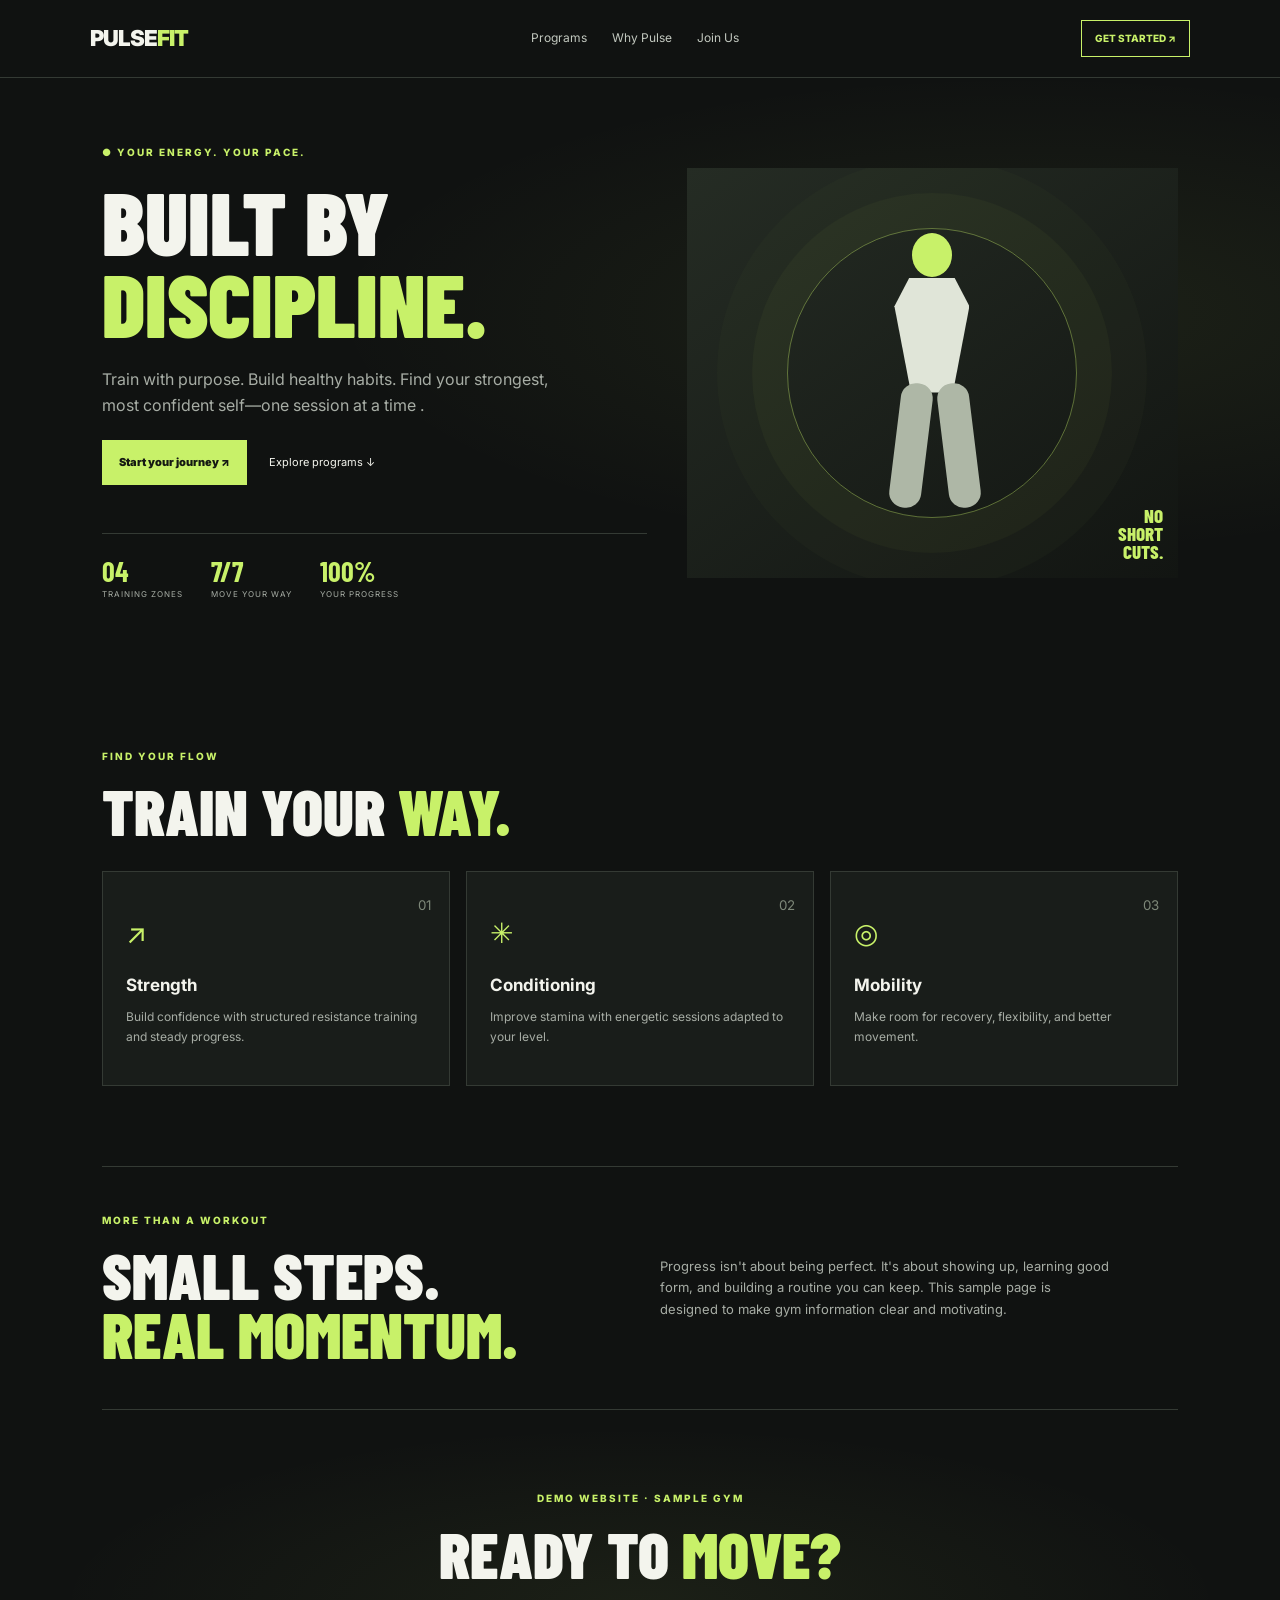
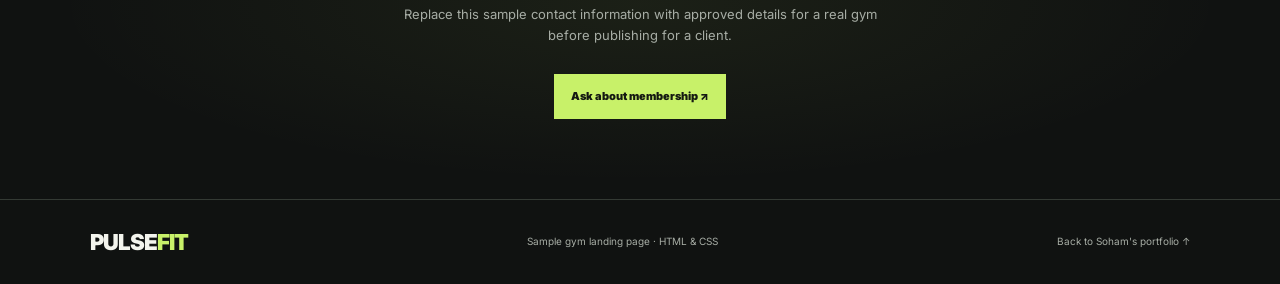
<file: porject/gym/index.html>
<!DOCTYPE html><html lang="en"><head><meta charset="UTF-8"><meta name="viewport" content="width=device-width, initial-scale=1.0"><title>Pulse Fit | Gym Demo</title><link rel="stylesheet" href="style.css"></head><body>
<header><a class="logo" href="#home">PULSE<span>FIT</span></a><nav><a href="#programs">Programs</a><a href="#why">Why Pulse</a><a href="#join">Join Us</a></nav><a class="outline" href="#join">GET STARTED ↗</a></header>
<main><section class="hero" id="home"><div><p class="eyebrow">● YOUR ENERGY. YOUR PACE.</p><h1>BUILT BY<br><em>DISCIPLINE.</em></h1><p>Train with purpose. Build healthy habits. Find your strongest, most confident self—one session at a time
    .</p><div class="actions"><a class="button" href="#join">Start your journey ↗</a><a href="#programs">Explore programs ↓</a></div><div class="stats"><div><b>04</b><small>TRAINING ZONES</small>
</div><div><b>7/7</b><small>MOVE YOUR WAY</small></div><div><b>100%</b><small>YOUR PROGRESS</small></div></div></div><div class="art"><div class="ring"></div><div class="person"><i></i><b></b><span></span><strong></strong></div><div class="stamp">NO<br>SHORT<br>CUTS.</div></div></section>
<section class="programs" id="programs"><p class="eyebrow">FIND YOUR FLOW</p><h2>TRAIN YOUR <em>WAY.</em></h2><div class="cards"><article><small>01</small><div class="icon">↗</div><h3>Strength</h3><p>Build confidence with structured resistance training and steady progress.</p></article><article><small>02</small><div class="icon">✳</div><h3>Conditioning</h3><p
    >Improve stamina with energetic sessions adapted to your level.</p></article><article><small>03</small>
    <div class="icon">◎</div><h3>Mobility</h3><p>Make room for recovery, flexibility, and better movement.</p></article></div></section>
<section class="why" id="why"><div><p class="eyebrow">MORE THAN A WORKOUT</p><h2>SMALL STEPS.<br><em>REAL MOMENTUM.</em></h2></div><p>Progress isn't about being perfect. It's about showing up, learning good form, and building a routine you can keep. This sample page is designed to make gym information clear and motivating.</p></section>
<section class="join" id="join"><p class="eyebrow">DEMO WEBSITE · SAMPLE GYM</p><h2>READY TO <em>MOVE?</em></h2><p>Replace this sample contact information with approved details for a real gym before publishing for a client.</p><a class="button" href="mailto:hello@example.com">Ask about membership ↗</a></section></main><footer><a class="logo" href="#home">PULSE<span>FIT</span></a><span>Sample gym landing page · HTML & CSS</span><a href="../../index.html">Back to Soham's portfolio ↑</a></footer></body></html>
</file>
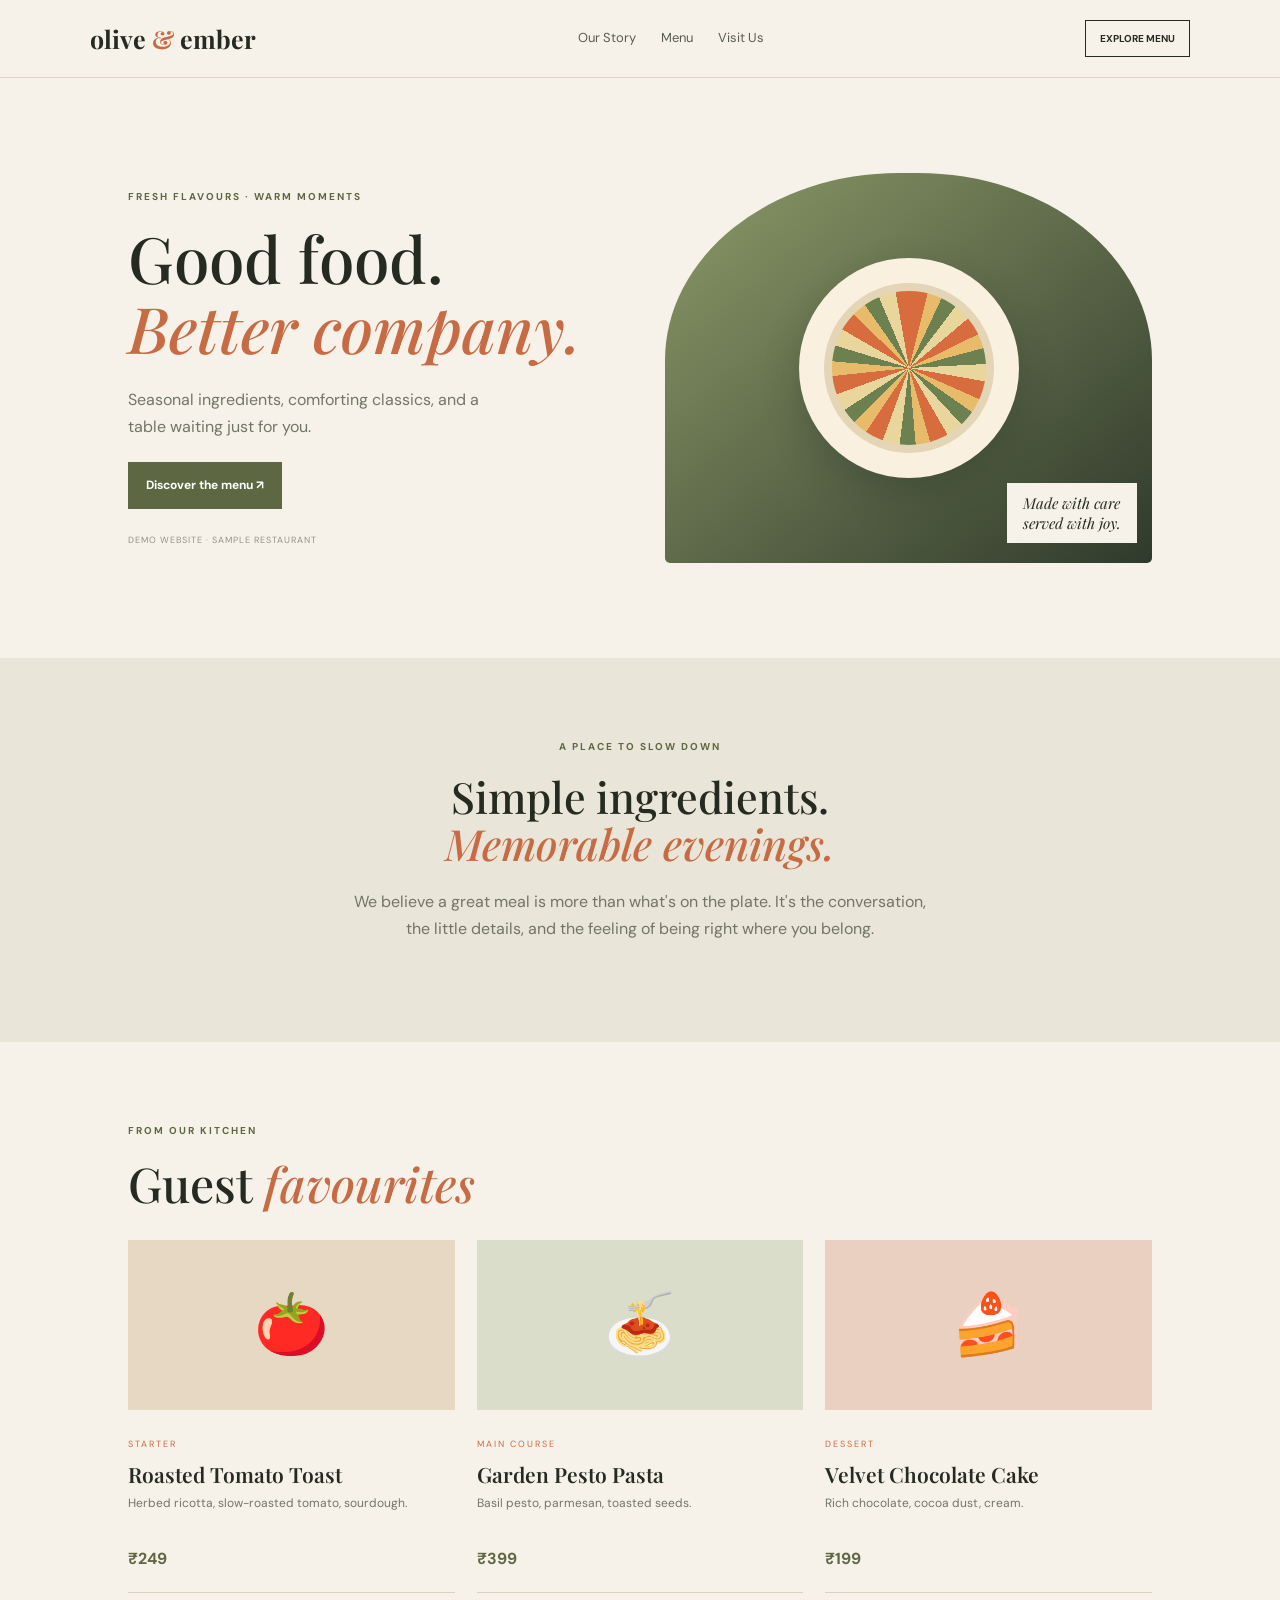
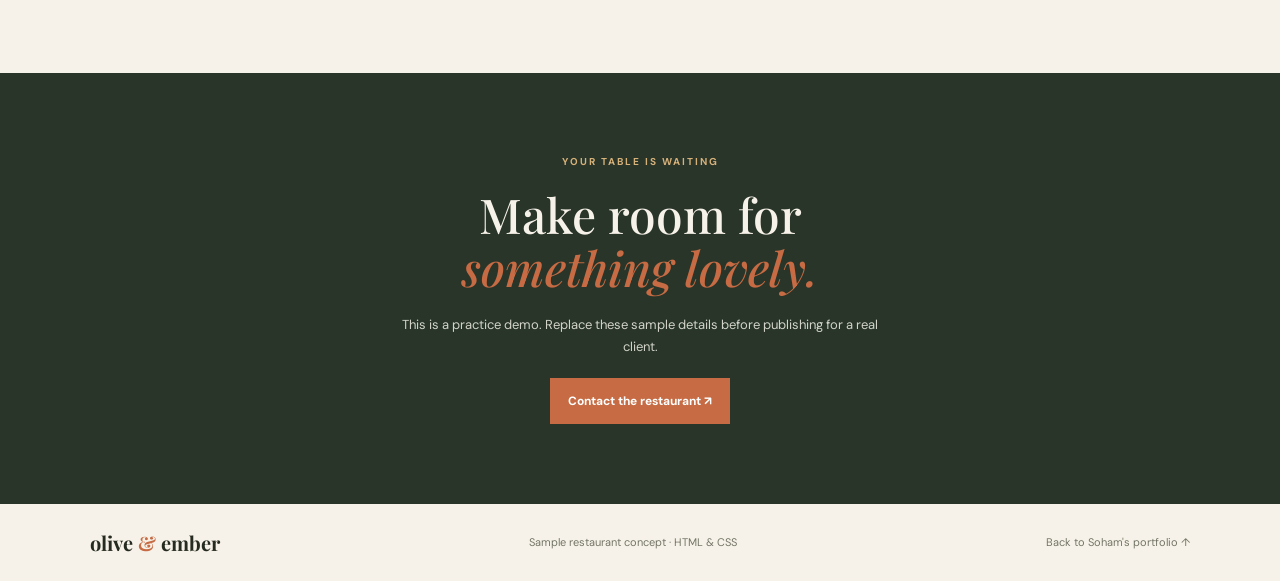
<file: project/Restaurant/index.html>
<!DOCTYPE html><html lang="en"><head><meta charset="UTF-8"><meta name="viewport" content="width=device-width, initial-scale=1.0"><title>Olive & Ember | Restaurant Demo</title><link rel="stylesheet" href="style.css"></head><body>
<header><a class="brand" href="#home">olive <span>&</span> ember</a><nav><a href="#story">Our Story</a><a href="#menu">Menu</a><a href="#visit">Visit Us</a></nav><a class="outline" href="#menu">EXPLORE MENU</a></header>
<main><section class="hero" id="home"><div><p class="eyebrow">FRESH FLAVOURS · WARM MOMENTS</p><h1>Good food.<br><em>Better company.</em></h1><p>Seasonal ingredients, comforting classics, and a table waiting just for you.</p><a class="button" href="#menu">Discover the menu ↗</a><small>DEMO WEBSITE · SAMPLE RESTAURANT</small></div><div class="art"><div class="plate"><div class="food"></div></div><div class="note">Made with care<br>served with joy.</div></div></section>
<section class="story" id="story"><p class="eyebrow">A PLACE TO SLOW DOWN</p><h2>Simple ingredients.<br><em>Memorable evenings.</em></h2><p>We believe a great meal is more than what's on the plate. It's the conversation, the little details, and the feeling of being right where you belong.</p></section>
<section class="menu" id="menu"><p class="eyebrow">FROM OUR KITCHEN</p><h2>Guest <em>favourites</em></h2><div class="dishes"><article><div class="dish d1">🍅</div><small>STARTER</small><h3>Roasted Tomato Toast</h3><p>Herbed ricotta, slow-roasted tomato, sourdough.</p><b>₹249</b></article><article><div class="dish d2">🍝</div><small>MAIN COURSE</small><h3>Garden Pesto Pasta</h3><p>Basil pesto, parmesan, toasted seeds.</p><b>₹399</b></article><article><div class="dish d3">🍰</div><small>DESSERT</small><h3>Velvet Chocolate Cake</h3><p>Rich chocolate, cocoa dust, cream.</p><b>₹199</b></article></div></section>
<section class="visit" id="visit"><p class="eyebrow">YOUR TABLE IS WAITING</p><h2>Make room for<br><em>something lovely.</em></h2><p>This is a practice demo. Replace these sample details before publishing for a real client.</p><a class="button" href="mailto:hello@example.com">Contact the restaurant ↗</a></section></main><footer><a class="brand" href="#home">olive <span>&</span> ember</a><span>Sample restaurant concept · HTML & CSS</span><a href="../../index.html">Back to Soham's portfolio ↑</a></footer></body></html>
</file>
<file: porject/gym/style.css>
@import url('https://fonts.googleapis.com/css2?family=Barlow+Condensed:wght@500;600;700;800;900&family=Inter:wght@400;500;700&display=swap');*{box-sizing:border-box;margin:0;padding:0}html{scroll-behavior:smooth}body{background:#101211;color:#f3f4ed;font-family:Inter,Arial,sans-serif;line-height:1.65}a{color:inherit;text-decoration:none}header{display:flex;align-items:center;justify-content:space-between;gap:20px;padding:20px 7%;border-bottom:1px solid #343a34}.logo{font-weight:900;font-size:22px;letter-spacing:-1px}.logo span{color:#c8f169}nav{display:flex;gap:25px}nav a{font-size:12px;color:#c2c8bf}.outline{border:1px solid #c8f169;color:#c8f169;padding:9px 13px;font-size:10px;font-weight:800}.hero{min-height:590px;padding:60px 8%;display:grid;grid-template-columns:1fr .9fr;gap:40px;align-items:center;background:radial-gradient(ellipse at 80% 40%,#c8f16912,transparent 48%)}.eyebrow{font-size:10px;font-weight:800;letter-spacing:2px;color:#c8f169;margin-bottom:18px}.hero h1,.programs h2,.why h2,.join h2{font:900 clamp(54px,7vw,90px)/.92 'Barlow Condensed',sans-serif}.hero h1 em,.programs em,.why em,.join em{font-style:normal;color:#c8f169}.hero>div:first-child>p:not(.eyebrow){max-width:450px;color:#a7ada5;margin:22px 0}.actions{display:flex;align-items:center;gap:22px;flex-wrap:wrap;font-size:11px}.button{display:inline-block;background:#c8f169;color:#151912;padding:13px 17px;font-size:11px;font-weight:900}.stats{display:flex;gap:28px;margin-top:48px;border-top:1px solid #343a34;padding-top:20px}.stats div{display:flex;flex-direction:column}.stats b{font:700 28px 'Barlow Condensed',sans-serif;color:#c8f169}.stats small{font-size:8px;letter-spacing:1px;color:#a7ada5}.art{height:410px;position:relative;background:linear-gradient(145deg,#252c24,#121512);display:grid;place-items:center;overflow:hidden}.ring{position:absolute;width:290px;height:290px;border:1px solid #c8f16966;border-radius:50%;box-shadow:0 0 0 35px #c8f16908,0 0 0 70px #c8f16905}.person{position:relative;width:170px;height:300px}.person i{position:absolute;top:10px;left:65px;width:40px;height:44px;border-radius:50%;background:#c8f169}.person b{position:absolute;top:55px;left:47px;width:75px;height:115px;background:#e0e5d8;clip-path:polygon(20% 0,80% 0,100% 25%,78% 100%,22% 100%,0 25%)}.person span,.person strong{position:absolute;top:160px;width:32px;height:125px;border-radius:15px;background:#aeb7a6}.person span{left:48px;transform:rotate(7deg)}.person strong{right:42px;transform:rotate(-7deg)}.stamp{position:absolute;right:15px;bottom:16px;color:#c8f169;font:800 19px/.95 'Barlow Condensed',sans-serif;text-align:right}.programs{padding:80px 8%}.programs h2,.why h2,.join h2{font-size:clamp(45px,5vw,65px)}.cards{display:grid;grid-template-columns:repeat(3,1fr);gap:16px;margin-top:30px}.cards article{background:#191d1a;border:1px solid #343a34;padding:23px;min-height:215px;position:relative}.cards article>small{position:absolute;right:18px;color:#7e8879}.icon{font-size:28px;color:#c8f169;margin:15px 0}.cards h3{font-size:17px}.cards p{font-size:12px;color:#a7ada5;margin-top:8px}.why{margin:0 8%;padding:45px 0;border-block:1px solid #343a34;display:grid;grid-template-columns:1fr 1fr;gap:40px;align-items:center}.why>p{color:#a7ada5;font-size:13px;max-width:450px}.join{text-align:center;padding:80px 20px;background:radial-gradient(ellipse at center,#c8f16910,transparent 65%)}.join>p:not(.eyebrow){max-width:500px;margin:20px auto;color:#a7ada5;font-size:13px}.join .button{margin-top:8px}footer{padding:24px 7%;display:flex;align-items:center;justify-content:space-between;gap:15px;flex-wrap:wrap;border-top:1px solid #343a34;color:#a7ada5;font-size:10px}footer .logo{color:#f3f4ed}@media(max-width:700px){header{flex-wrap:wrap}header nav{order:3;width:100%;gap:17px;flex-wrap:wrap}.hero{grid-template-columns:1fr;padding:50px 7%}.art{height:320px}.programs{padding:60px 7%}.cards{grid-template-columns:1fr}.why{margin:0 7%;grid-template-columns:1fr;gap:20px;padding:40px 0}.stats{gap:17px}footer{align-items:flex-start;flex-direction:column}}
</file>
<file: project/Restaurant/style.css>
@import url('https://fonts.googleapis.com/css2?family=DM+Sans:wght@400;500;700&family=Playfair+Display:ital,wght@0,500;0,600;1,500&display=swap');*{box-sizing:border-box;margin:0;padding:0}html{scroll-behavior:smooth}body{background:#f7f2e9;color:#252b20;font-family:'DM Sans',sans-serif;line-height:1.7}a{color:inherit;text-decoration:none}header{display:flex;align-items:center;justify-content:space-between;gap:20px;padding:20px 7%;border-bottom:1px solid #dcd6c9}.brand{font:700 25px 'Playfair Display',serif}.brand span{color:#c66b43}nav{display:flex;gap:25px}nav a{font-size:13px;color:#595d50}.outline{border:1px solid #252b20;padding:9px 14px;font-size:10px;font-weight:700}.hero{display:grid;grid-template-columns:1fr 1fr;gap:50px;align-items:center;padding:70px 10%;min-height:580px}.eyebrow{font-size:10px;font-weight:700;letter-spacing:2px;color:#5d6843;margin-bottom:18px}.hero h1,.story h2,.menu h2,.visit h2{font:500 clamp(40px,5vw,66px)/1.1 'Playfair Display',serif}.hero h1 em,.story em,.menu em,.visit em{color:#c66b43}.hero p:not(.eyebrow){color:#727566;margin:22px 0;max-width:390px}.button{display:inline-block;background:#5d6843;color:white;padding:13px 18px;font-size:12px;font-weight:700}.hero small{display:block;font-size:9px;letter-spacing:1px;color:#929184;margin-top:24px}.art{height:390px;background:linear-gradient(140deg,#8c9a68,#303a2c);border-radius:48% 48% 5px 5px;display:grid;place-items:center;position:relative;overflow:hidden}.plate{width:220px;height:220px;background:#f9f0df;border-radius:50%;display:grid;place-items:center;box-shadow:0 15px 35px #202b2540}.food{width:170px;height:170px;border-radius:50%;border:8px solid #e4d5b7;background:repeating-conic-gradient(#d76d3e 0 14deg,#e7bb6a 14deg 25deg,#6c8050 25deg 37deg,#e8d69c 37deg 50deg)}.note{position:absolute;right:15px;bottom:20px;background:#f7f2e9;padding:10px 16px;font:italic 15px 'Playfair Display',serif}.story{text-align:center;padding:80px 20px;background:#e9e5d8}.story h2{font-size:43px}.story>p:last-child{max-width:580px;margin:20px auto;color:#727566}.menu{padding:80px 10%}.menu h2{font-size:48px}.dishes{display:grid;grid-template-columns:repeat(3,1fr);gap:22px;margin-top:30px}.dishes article{border-bottom:1px solid #d9d2c4;padding-bottom:20px}.dish{height:170px;display:grid;place-items:center;font-size:60px;margin-bottom:18px}.d1{background:#e7d8c3}.d2{background:#d9ddc9}.d3{background:#e9d0c0}.dishes small{font-size:9px;letter-spacing:2px;color:#c66b43}.dishes h3{font:600 21px 'Playfair Display',serif;margin:5px 0}.dishes p{font-size:12px;color:#727566;min-height:42px}.dishes b{display:block;margin-top:10px;color:#5d6843}.visit{text-align:center;background:#293529;color:#f7f2e9;padding:80px 20px}.visit .eyebrow{color:#d7b17a}.visit h2{font-size:48px}.visit>p:not(.eyebrow){max-width:500px;margin:20px auto;color:#d2d4c9;font-size:13px}.visit .button{background:#c66b43}footer{display:flex;align-items:center;justify-content:space-between;gap:15px;flex-wrap:wrap;padding:25px 7%;font-size:11px;color:#727566}footer .brand{font-size:20px;color:#252b20}@media(max-width:700px){header{flex-wrap:wrap}header nav{order:3;width:100%;gap:18px;flex-wrap:wrap}.hero{grid-template-columns:1fr;padding:50px 7%}.art{height:300px}.menu{padding:60px 7%}.dishes{grid-template-columns:1fr}.dish{height:200px}footer{align-items:flex-start;flex-direction:column}}
</file>
